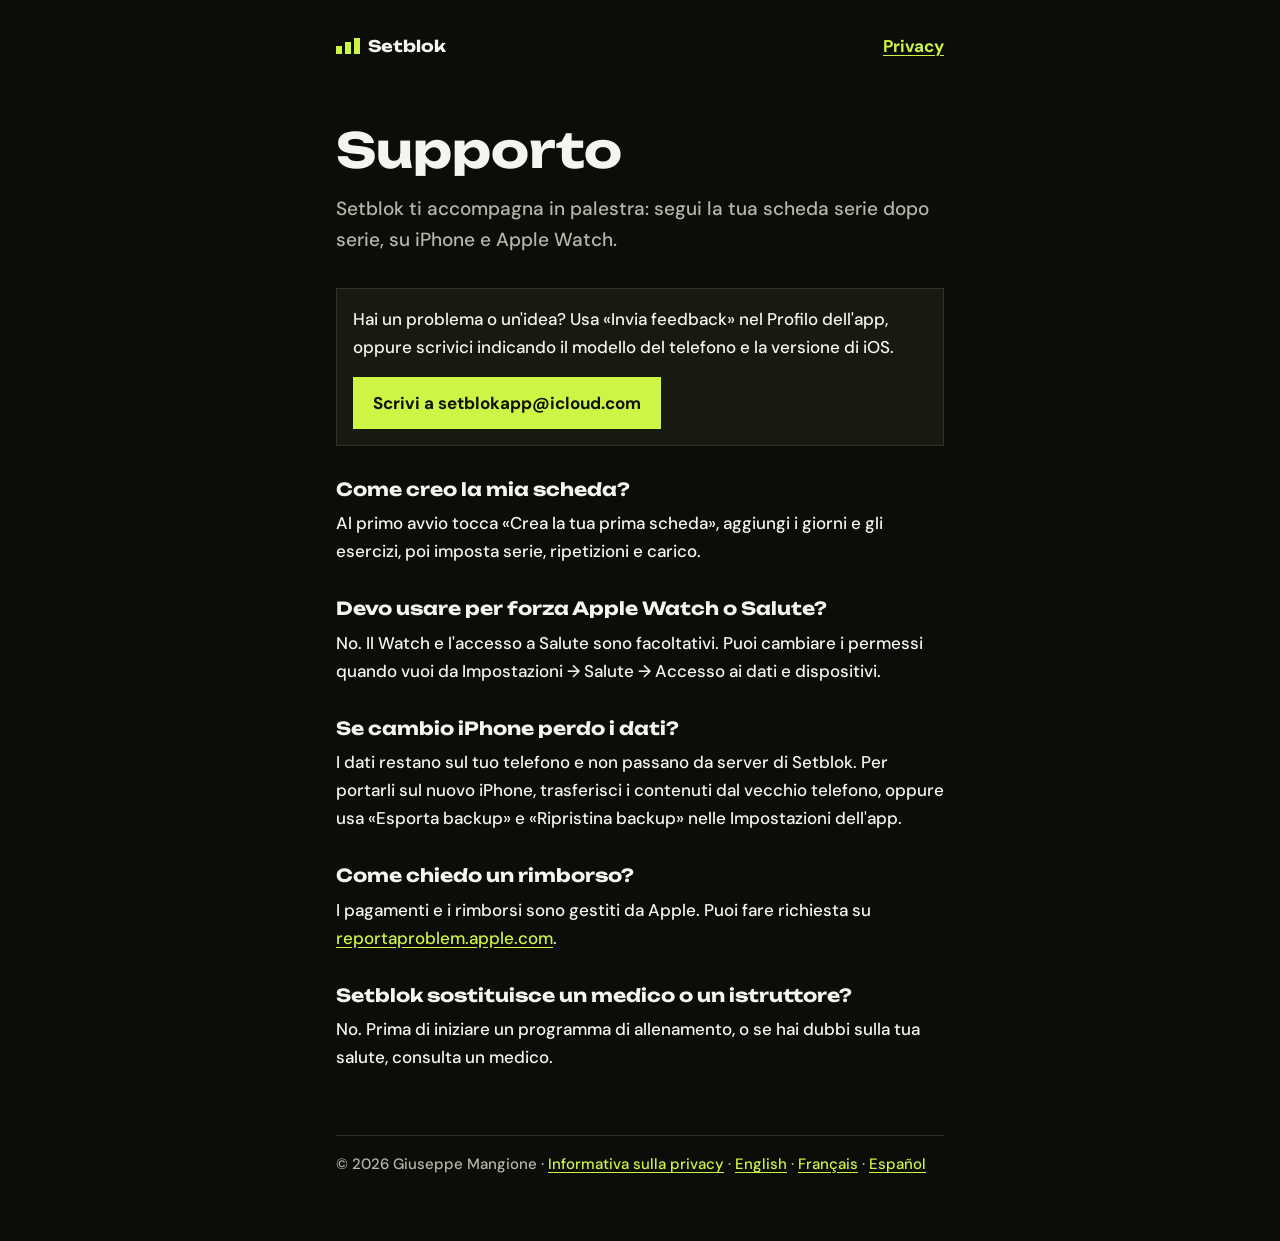
<file: index.html>
<!doctype html>
<html lang="it">
<head>
  <meta charset="utf-8">
  <meta name="viewport" content="width=device-width, initial-scale=1">
  <title>Supporto Setblok</title>
  <meta name="description" content="Assistenza per Setblok, l'app per seguire la tua scheda in palestra con iPhone e Apple Watch.">
  <link rel="stylesheet" href="style.css">
</head>
<body>
  <div class="page">
    <nav>
      <a class="brand" href="index.html">Setblok</a>
      <a href="privacy.html">Privacy</a>
    </nav>
    <main>
      <h1>Supporto</h1>
      <p class="lead">Setblok ti accompagna in palestra: segui la tua scheda serie dopo serie, su iPhone e Apple Watch.</p>

      <div class="contact">
        <p>Hai un problema o un'idea? Usa «Invia feedback» nel Profilo dell'app, oppure scrivici indicando il modello del telefono e la versione di iOS.</p>
        <p><a class="button" href="mailto:setblokapp@icloud.com">Scrivi a setblokapp@icloud.com</a></p>
      </div>

      <h2>Come creo la mia scheda?</h2>
      <p>Al primo avvio tocca «Crea la tua prima scheda», aggiungi i giorni e gli esercizi, poi imposta serie, ripetizioni e carico.</p>

      <h2>Devo usare per forza Apple Watch o Salute?</h2>
      <p>No. Il Watch e l'accesso a Salute sono facoltativi. Puoi cambiare i permessi quando vuoi da Impostazioni → Salute → Accesso ai dati e dispositivi.</p>

      <h2>Se cambio iPhone perdo i dati?</h2>
      <p>I dati restano sul tuo telefono e non passano da server di Setblok. Per portarli sul nuovo iPhone, trasferisci i contenuti dal vecchio telefono, oppure usa «Esporta backup» e «Ripristina backup» nelle Impostazioni dell'app.</p>

      <h2>Come chiedo un rimborso?</h2>
      <p>I pagamenti e i rimborsi sono gestiti da Apple. Puoi fare richiesta su <a href="https://reportaproblem.apple.com">reportaproblem.apple.com</a>.</p>

      <h2>Setblok sostituisce un medico o un istruttore?</h2>
      <p>No. Prima di iniziare un programma di allenamento, o se hai dubbi sulla tua salute, consulta un medico.</p>
    </main>
    <footer>© 2026 Giuseppe Mangione · <a href="privacy.html">Informativa sulla privacy</a> · <a href="support-en.html" lang="en">English</a> · <a href="support-fr.html" lang="fr">Français</a> · <a href="support-es.html" lang="es">Español</a></footer>
  </div>
</body>
</html>
</file>
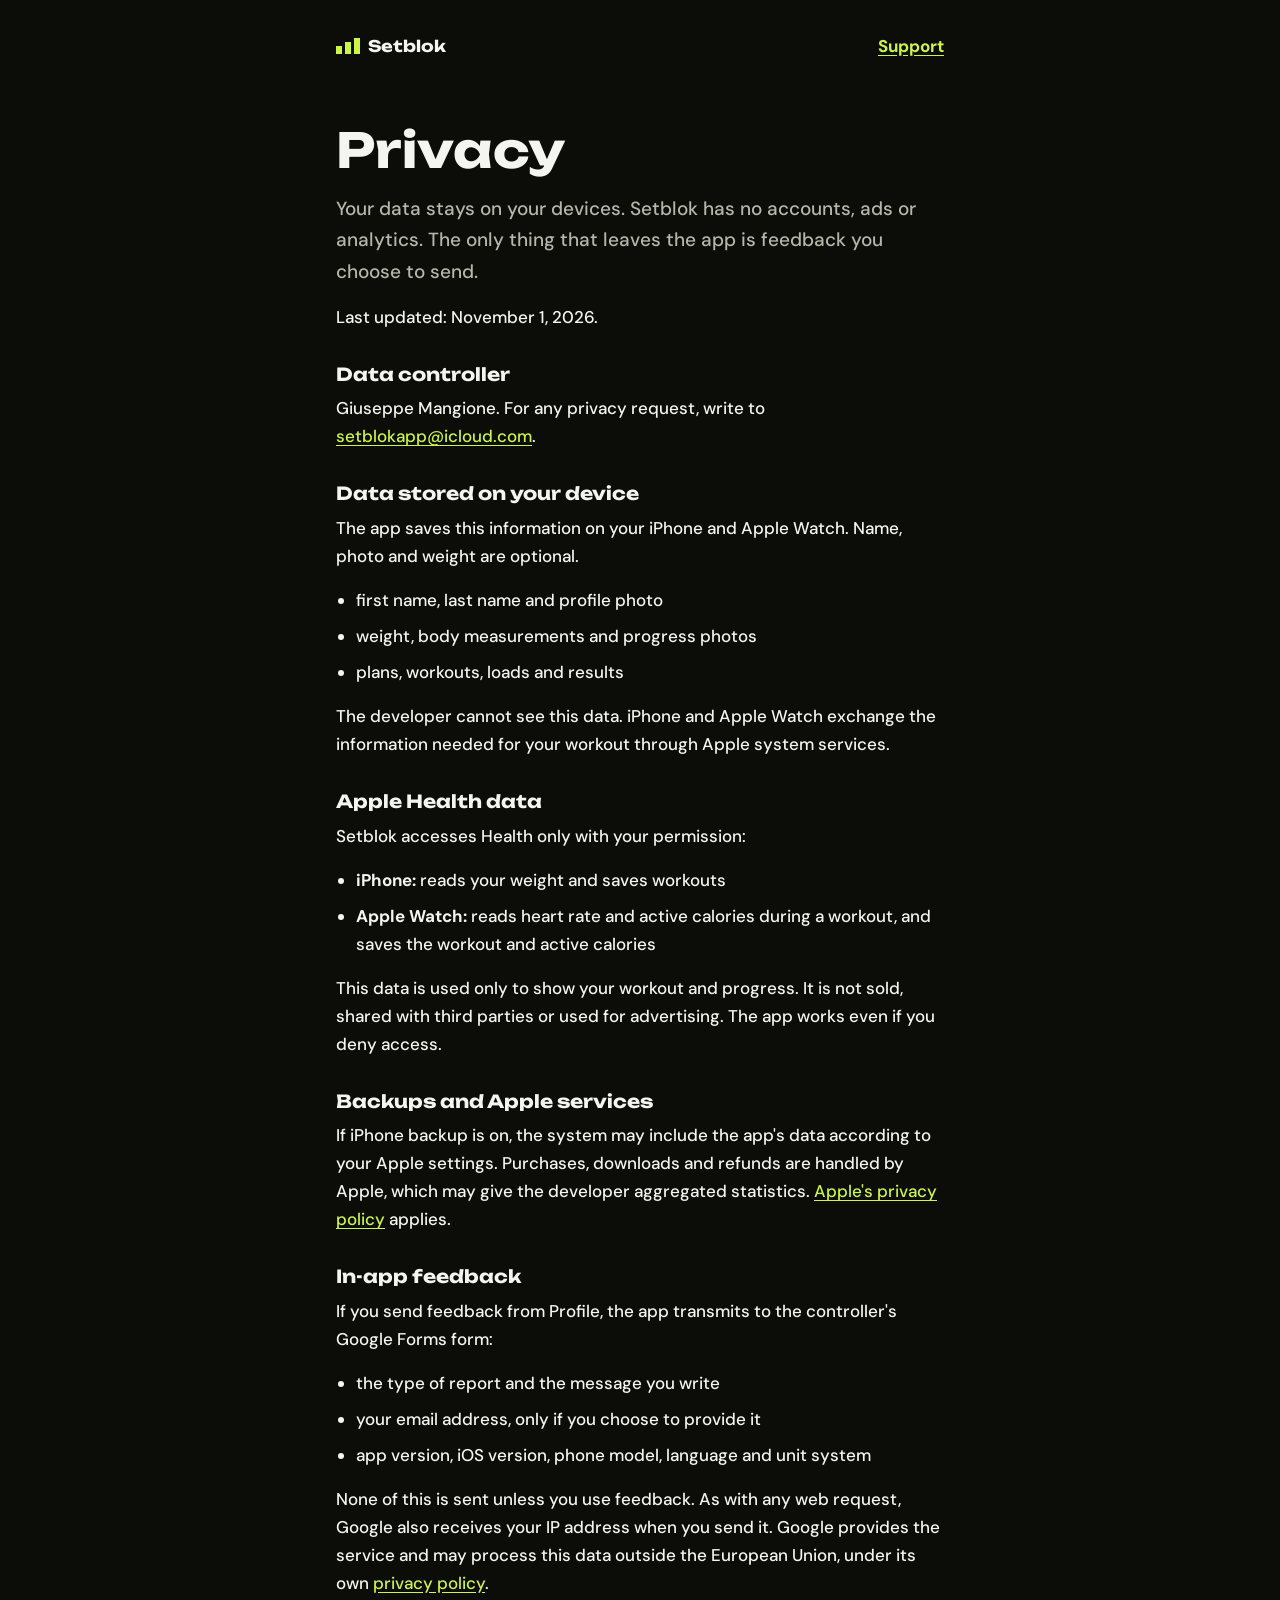
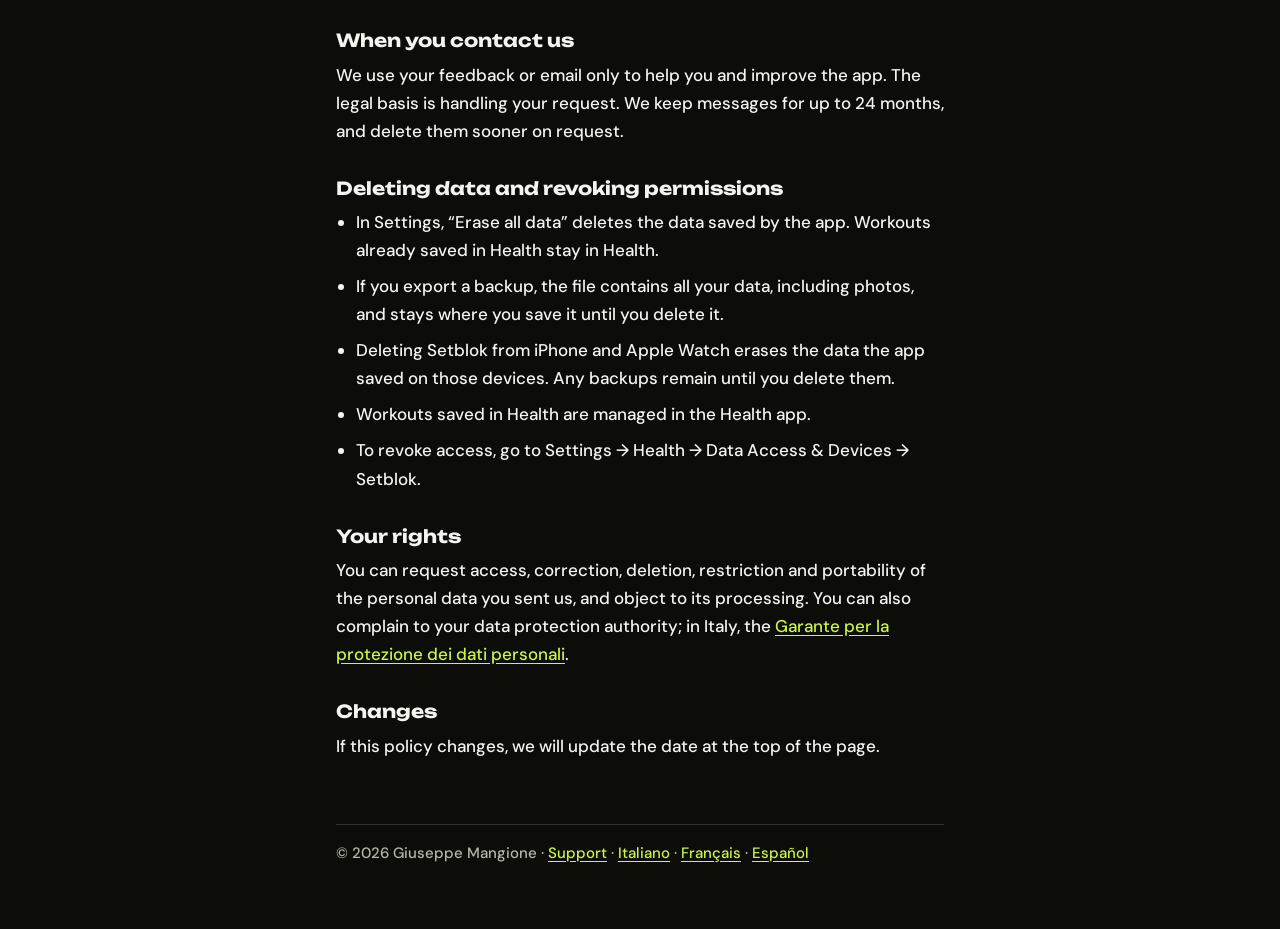
<file: privacy-en.html>
<!doctype html>
<html lang="en">
<head>
  <meta charset="utf-8">
  <meta name="viewport" content="width=device-width, initial-scale=1">
  <title>Setblok Privacy</title>
  <meta name="description" content="What data Setblok uses and how it stays under your control.">
  <link rel="stylesheet" href="style.css">
</head>
<body>
  <div class="page">
    <nav>
      <a class="brand" href="support-en.html">Setblok</a>
      <a href="support-en.html">Support</a>
    </nav>
    <main>
      <h1>Privacy</h1>
      <p class="lead">Your data stays on your devices. Setblok has no accounts, ads or analytics. The only thing that leaves the app is feedback you choose to send.</p>
      <p>Last updated: November 1, 2026.</p>

      <h2>Data controller</h2>
      <p>Giuseppe Mangione. For any privacy request, write to <a href="mailto:setblokapp@icloud.com">setblokapp@icloud.com</a>.</p>

      <h2>Data stored on your device</h2>
      <p>The app saves this information on your iPhone and Apple Watch. Name, photo and weight are optional.</p>
      <ul>
        <li>first name, last name and profile photo</li>
        <li>weight, body measurements and progress photos</li>
        <li>plans, workouts, loads and results</li>
      </ul>
      <p>The developer cannot see this data. iPhone and Apple Watch exchange the information needed for your workout through Apple system services.</p>

      <h2>Apple Health data</h2>
      <p>Setblok accesses Health only with your permission:</p>
      <ul>
        <li><strong>iPhone:</strong> reads your weight and saves workouts</li>
        <li><strong>Apple Watch:</strong> reads heart rate and active calories during a workout, and saves the workout and active calories</li>
      </ul>
      <p>This data is used only to show your workout and progress. It is not sold, shared with third parties or used for advertising. The app works even if you deny access.</p>

      <h2>Backups and Apple services</h2>
      <p>If iPhone backup is on, the system may include the app's data according to your Apple settings. Purchases, downloads and refunds are handled by Apple, which may give the developer aggregated statistics. <a href="https://www.apple.com/legal/privacy/">Apple's privacy policy</a> applies.</p>

      <h2>In-app feedback</h2>
      <p>If you send feedback from Profile, the app transmits to the controller's Google Forms form:</p>
      <ul>
        <li>the type of report and the message you write</li>
        <li>your email address, only if you choose to provide it</li>
        <li>app version, iOS version, phone model, language and unit system</li>
      </ul>
      <p>None of this is sent unless you use feedback. As with any web request, Google also receives your IP address when you send it. Google provides the service and may process this data outside the European Union, under its own <a href="https://policies.google.com/privacy">privacy policy</a>.</p>

      <h2>When you contact us</h2>
      <p>We use your feedback or email only to help you and improve the app. The legal basis is handling your request. We keep messages for up to 24 months, and delete them sooner on request.</p>

      <h2>Deleting data and revoking permissions</h2>
      <ul>
        <li>In Settings, “Erase all data” deletes the data saved by the app. Workouts already saved in Health stay in Health.</li>
        <li>If you export a backup, the file contains all your data, including photos, and stays where you save it until you delete it.</li>
        <li>Deleting Setblok from iPhone and Apple Watch erases the data the app saved on those devices. Any backups remain until you delete them.</li>
        <li>Workouts saved in Health are managed in the Health app.</li>
        <li>To revoke access, go to Settings → Health → Data Access &amp; Devices → Setblok.</li>
      </ul>

      <h2>Your rights</h2>
      <p>You can request access, correction, deletion, restriction and portability of the personal data you sent us, and object to its processing. You can also complain to your data protection authority; in Italy, the <a href="https://www.garanteprivacy.it">Garante per la protezione dei dati personali</a>.</p>

      <h2>Changes</h2>
      <p>If this policy changes, we will update the date at the top of the page.</p>
    </main>
    <footer>© 2026 Giuseppe Mangione · <a href="support-en.html">Support</a> · <a href="privacy.html" lang="it">Italiano</a> · <a href="privacy-fr.html" lang="fr">Français</a> · <a href="privacy-es.html" lang="es">Español</a></footer>
  </div>
</body>
</html>
</file>
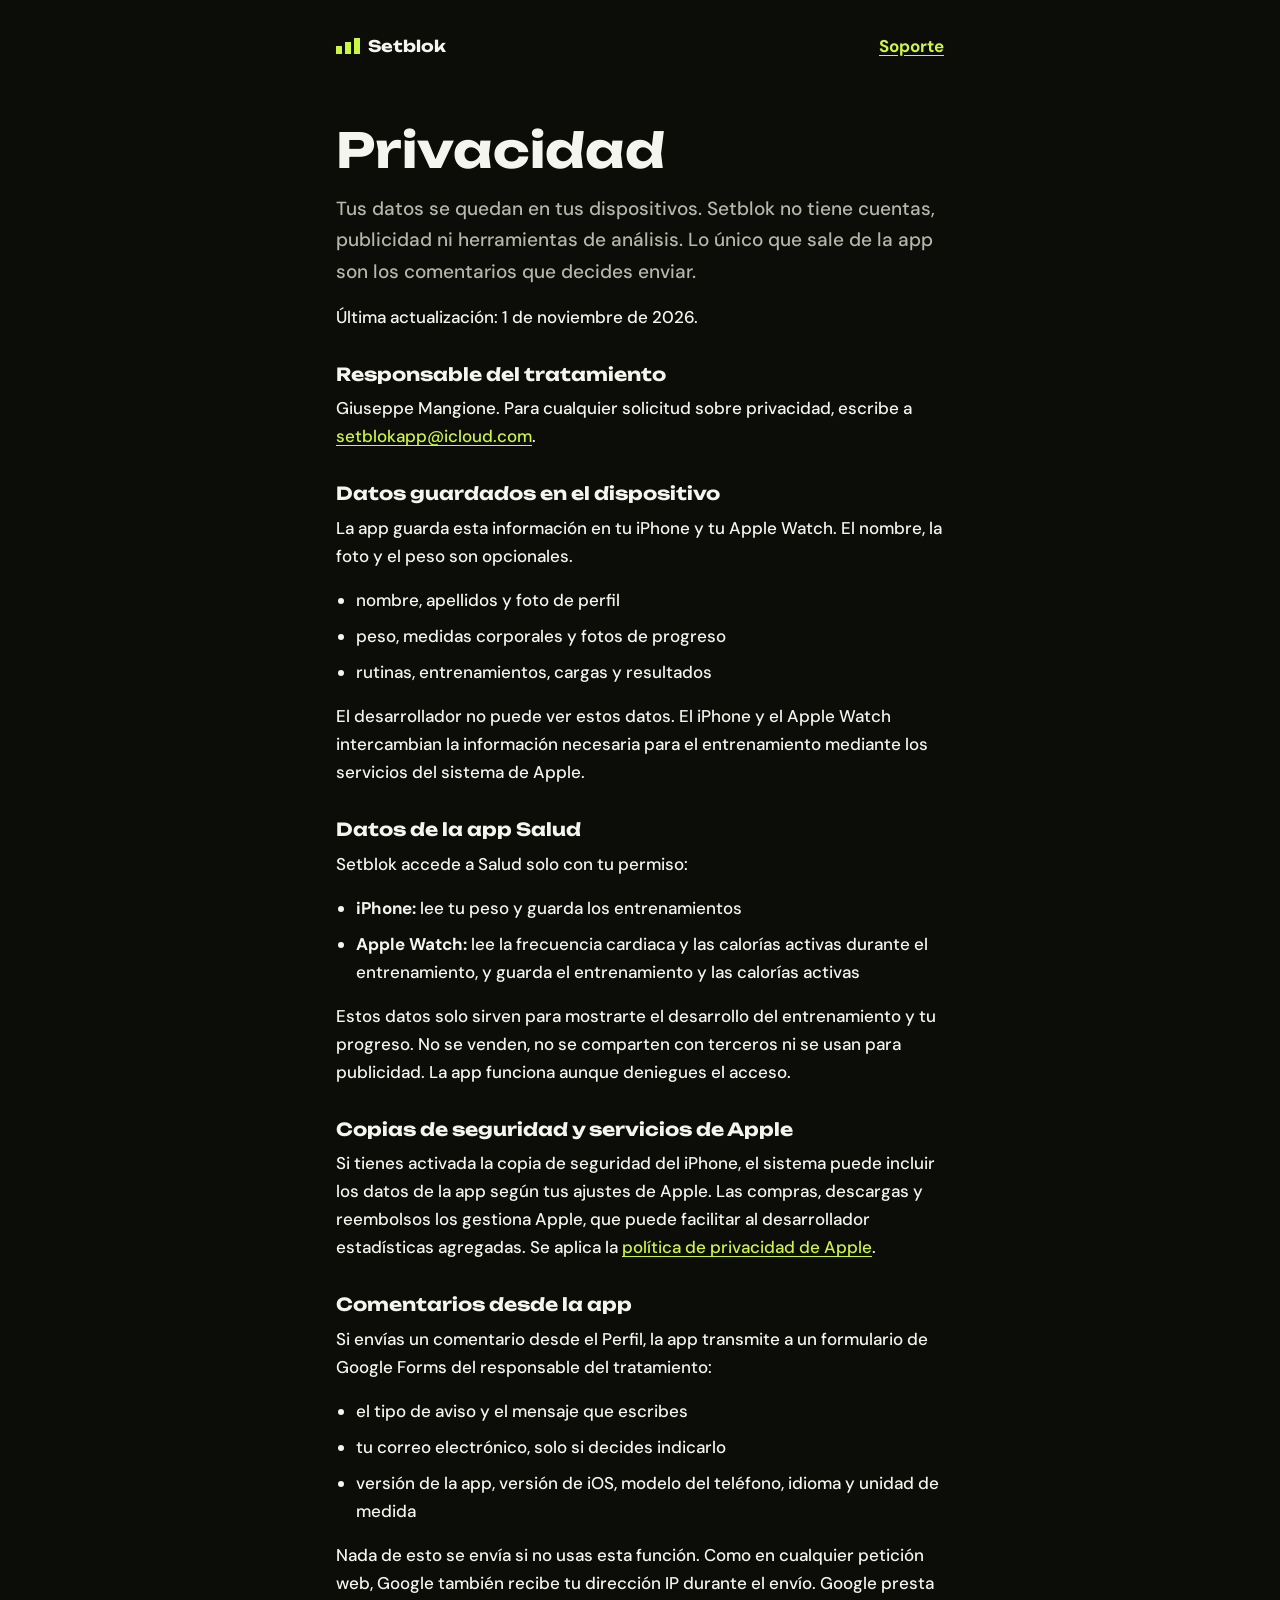
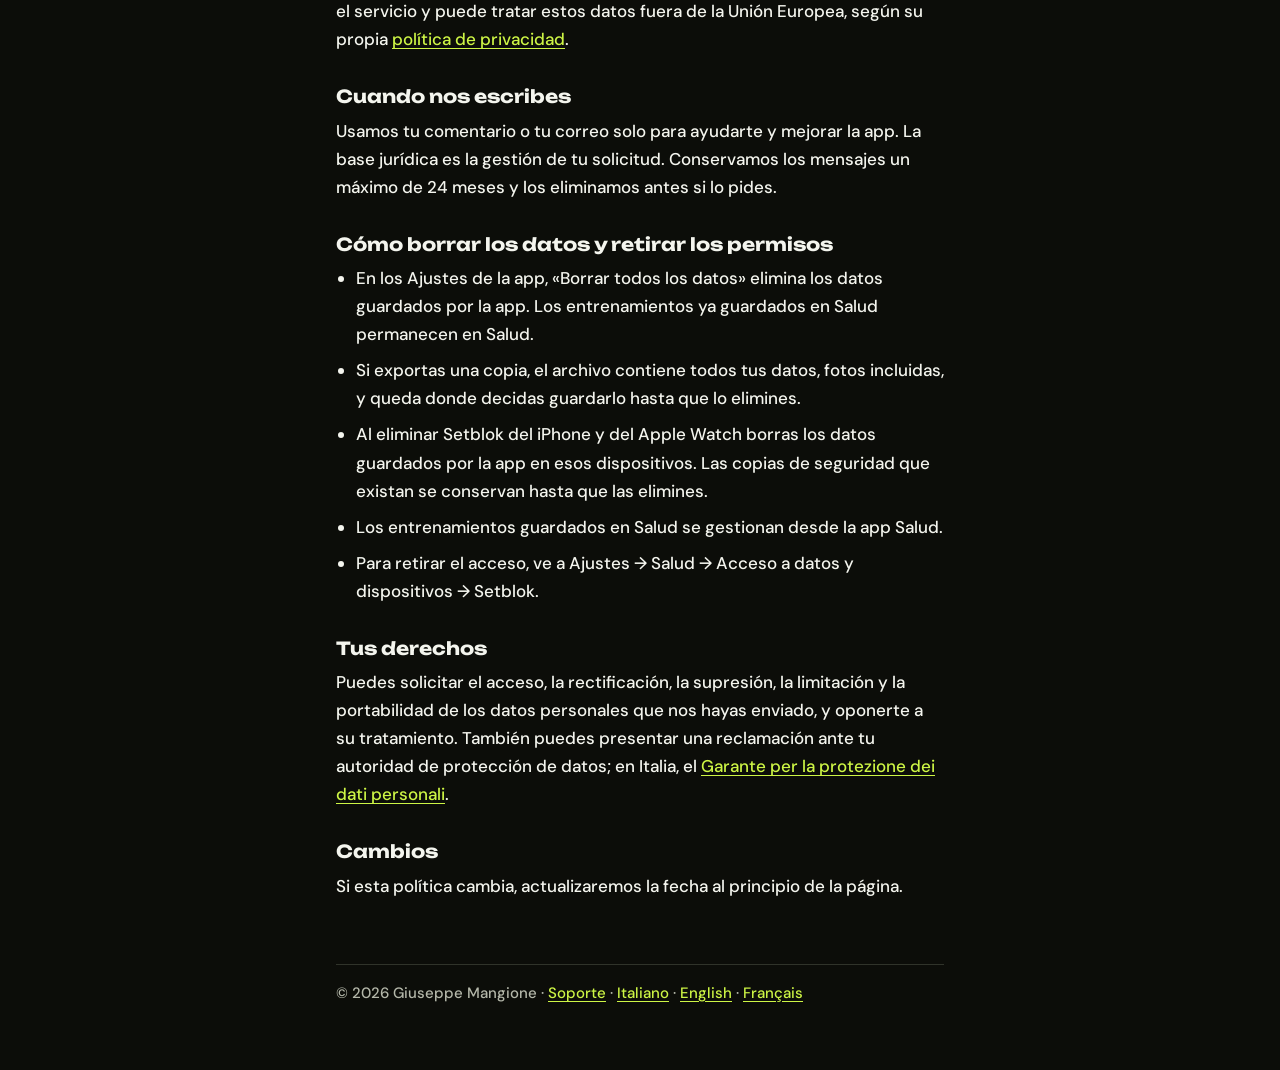
<file: privacy-es.html>
<!doctype html>
<html lang="es">
<head>
  <meta charset="utf-8">
  <meta name="viewport" content="width=device-width, initial-scale=1">
  <title>Privacidad Setblok</title>
  <meta name="description" content="Qué datos usa Setblok y cómo siguen bajo tu control.">
  <link rel="stylesheet" href="style.css">
</head>
<body>
  <div class="page">
    <nav>
      <a class="brand" href="support-es.html">Setblok</a>
      <a href="support-es.html">Soporte</a>
    </nav>
    <main>
      <h1>Privacidad</h1>
      <p class="lead">Tus datos se quedan en tus dispositivos. Setblok no tiene cuentas, publicidad ni herramientas de análisis. Lo único que sale de la app son los comentarios que decides enviar.</p>
      <p>Última actualización: 1 de noviembre de 2026.</p>

      <h2>Responsable del tratamiento</h2>
      <p>Giuseppe Mangione. Para cualquier solicitud sobre privacidad, escribe a <a href="mailto:setblokapp@icloud.com">setblokapp@icloud.com</a>.</p>

      <h2>Datos guardados en el dispositivo</h2>
      <p>La app guarda esta información en tu iPhone y tu Apple Watch. El nombre, la foto y el peso son opcionales.</p>
      <ul>
        <li>nombre, apellidos y foto de perfil</li>
        <li>peso, medidas corporales y fotos de progreso</li>
        <li>rutinas, entrenamientos, cargas y resultados</li>
      </ul>
      <p>El desarrollador no puede ver estos datos. El iPhone y el Apple Watch intercambian la información necesaria para el entrenamiento mediante los servicios del sistema de Apple.</p>

      <h2>Datos de la app Salud</h2>
      <p>Setblok accede a Salud solo con tu permiso:</p>
      <ul>
        <li><strong>iPhone:</strong> lee tu peso y guarda los entrenamientos</li>
        <li><strong>Apple Watch:</strong> lee la frecuencia cardiaca y las calorías activas durante el entrenamiento, y guarda el entrenamiento y las calorías activas</li>
      </ul>
      <p>Estos datos solo sirven para mostrarte el desarrollo del entrenamiento y tu progreso. No se venden, no se comparten con terceros ni se usan para publicidad. La app funciona aunque deniegues el acceso.</p>

      <h2>Copias de seguridad y servicios de Apple</h2>
      <p>Si tienes activada la copia de seguridad del iPhone, el sistema puede incluir los datos de la app según tus ajustes de Apple. Las compras, descargas y reembolsos los gestiona Apple, que puede facilitar al desarrollador estadísticas agregadas. Se aplica la <a href="https://www.apple.com/es/legal/privacy/">política de privacidad de Apple</a>.</p>

      <h2>Comentarios desde la app</h2>
      <p>Si envías un comentario desde el Perfil, la app transmite a un formulario de Google Forms del responsable del tratamiento:</p>
      <ul>
        <li>el tipo de aviso y el mensaje que escribes</li>
        <li>tu correo electrónico, solo si decides indicarlo</li>
        <li>versión de la app, versión de iOS, modelo del teléfono, idioma y unidad de medida</li>
      </ul>
      <p>Nada de esto se envía si no usas esta función. Como en cualquier petición web, Google también recibe tu dirección IP durante el envío. Google presta el servicio y puede tratar estos datos fuera de la Unión Europea, según su propia <a href="https://policies.google.com/privacy?hl=es">política de privacidad</a>.</p>

      <h2>Cuando nos escribes</h2>
      <p>Usamos tu comentario o tu correo solo para ayudarte y mejorar la app. La base jurídica es la gestión de tu solicitud. Conservamos los mensajes un máximo de 24 meses y los eliminamos antes si lo pides.</p>

      <h2>Cómo borrar los datos y retirar los permisos</h2>
      <ul>
        <li>En los Ajustes de la app, «Borrar todos los datos» elimina los datos guardados por la app. Los entrenamientos ya guardados en Salud permanecen en Salud.</li>
        <li>Si exportas una copia, el archivo contiene todos tus datos, fotos incluidas, y queda donde decidas guardarlo hasta que lo elimines.</li>
        <li>Al eliminar Setblok del iPhone y del Apple Watch borras los datos guardados por la app en esos dispositivos. Las copias de seguridad que existan se conservan hasta que las elimines.</li>
        <li>Los entrenamientos guardados en Salud se gestionan desde la app Salud.</li>
        <li>Para retirar el acceso, ve a Ajustes → Salud → Acceso a datos y dispositivos → Setblok.</li>
      </ul>

      <h2>Tus derechos</h2>
      <p>Puedes solicitar el acceso, la rectificación, la supresión, la limitación y la portabilidad de los datos personales que nos hayas enviado, y oponerte a su tratamiento. También puedes presentar una reclamación ante tu autoridad de protección de datos; en Italia, el <a href="https://www.garanteprivacy.it">Garante per la protezione dei dati personali</a>.</p>

      <h2>Cambios</h2>
      <p>Si esta política cambia, actualizaremos la fecha al principio de la página.</p>
    </main>
    <footer>© 2026 Giuseppe Mangione · <a href="support-es.html">Soporte</a> · <a href="privacy.html" lang="it">Italiano</a> · <a href="privacy-en.html" lang="en">English</a> · <a href="privacy-fr.html" lang="fr">Français</a></footer>
  </div>
</body>
</html>
</file>
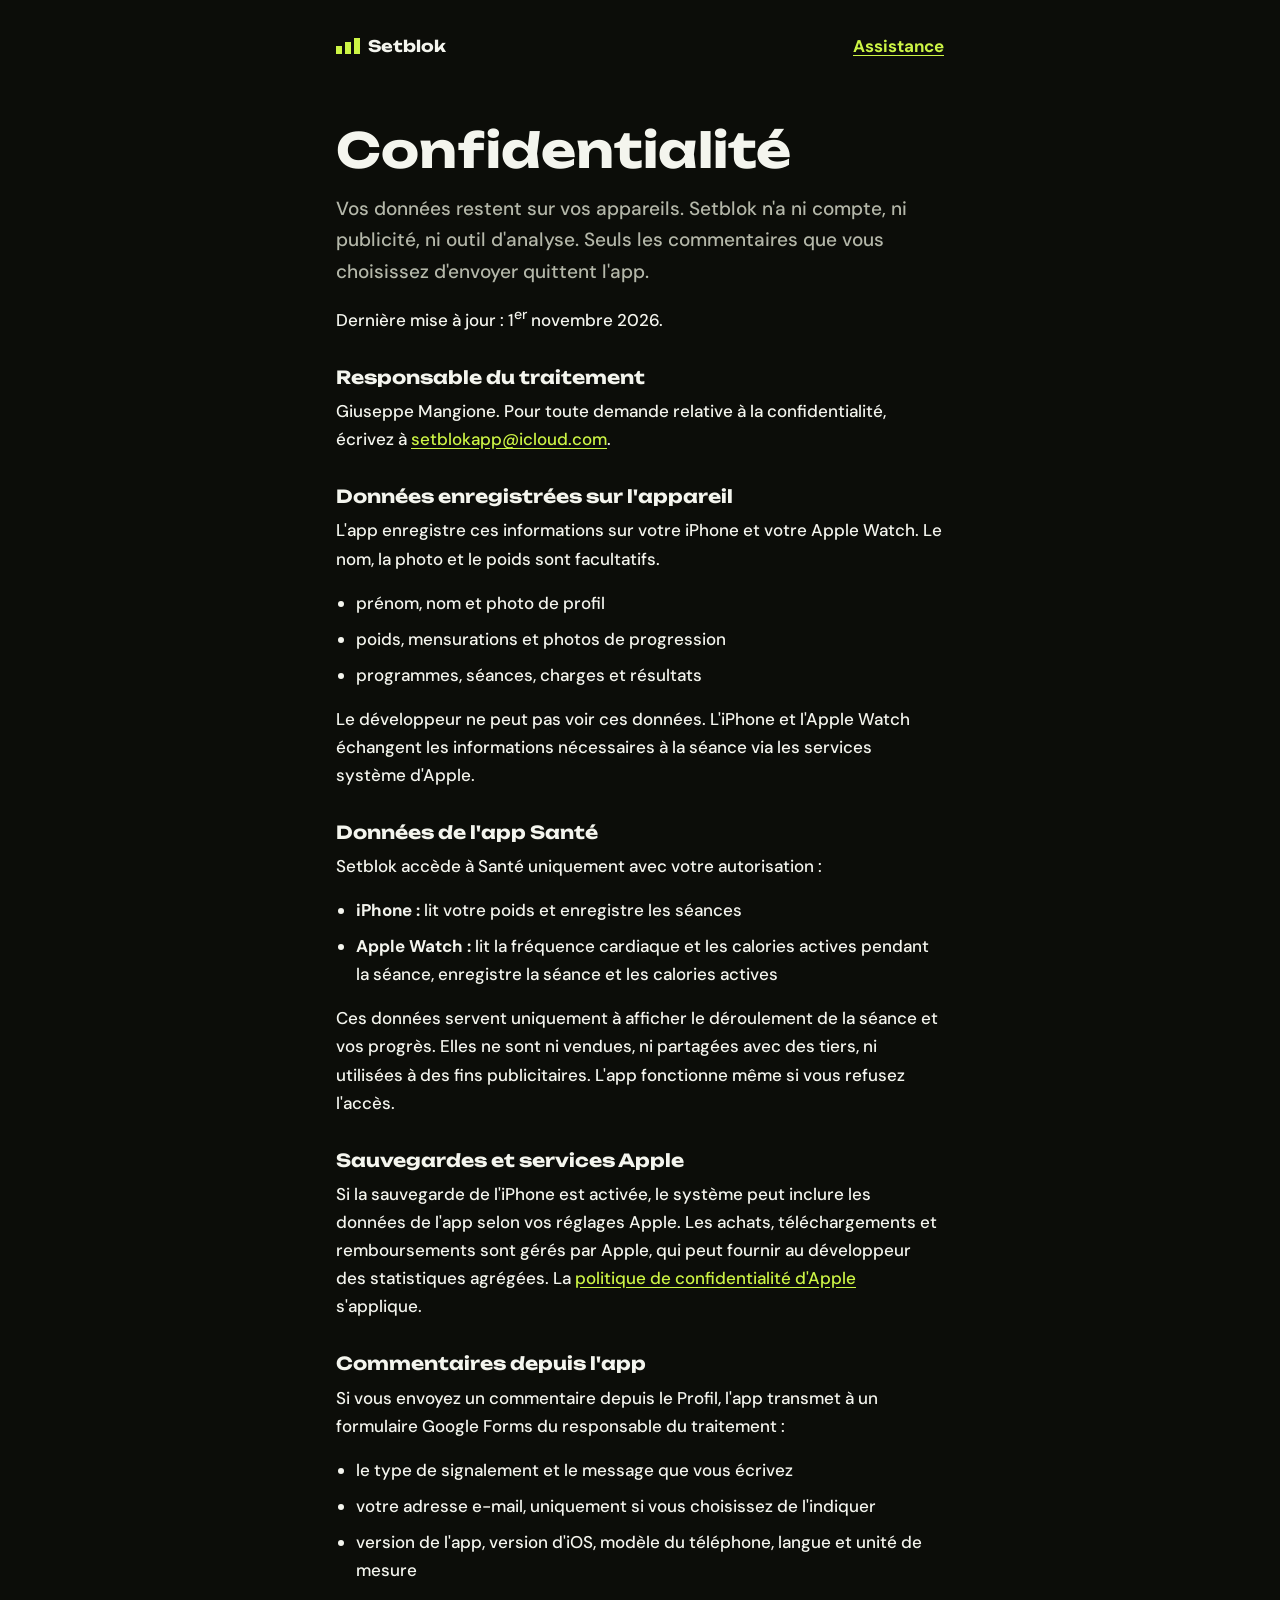
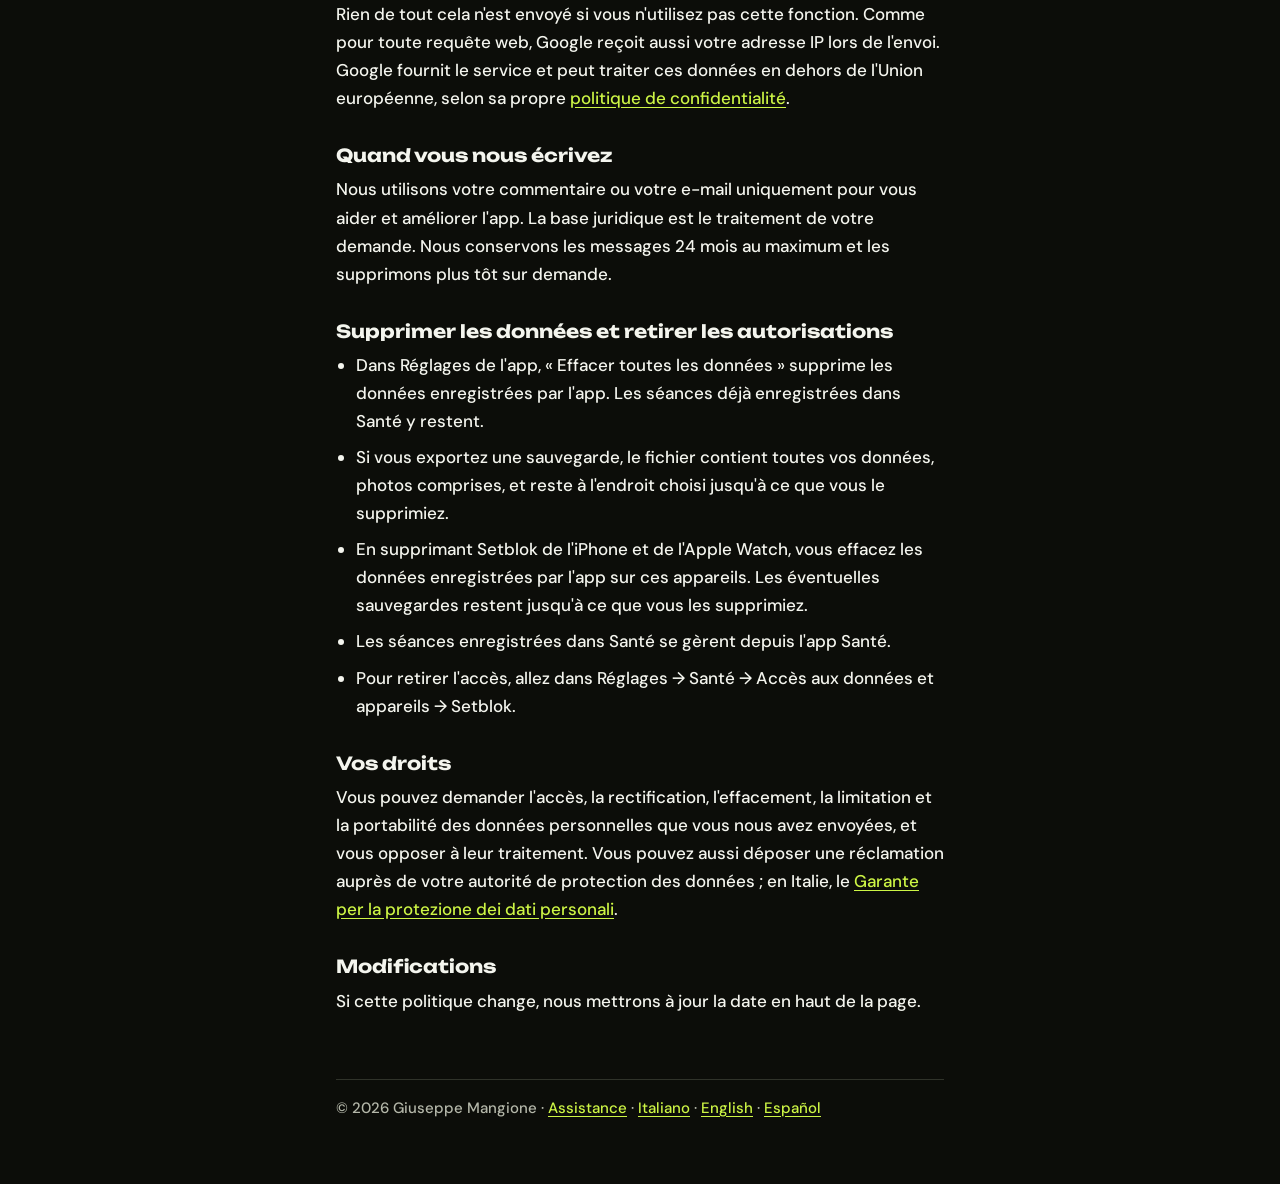
<file: privacy-fr.html>
<!doctype html>
<html lang="fr">
<head>
  <meta charset="utf-8">
  <meta name="viewport" content="width=device-width, initial-scale=1">
  <title>Confidentialité Setblok</title>
  <meta name="description" content="Les données utilisées par Setblok et comment vous en gardez le contrôle.">
  <link rel="stylesheet" href="style.css">
</head>
<body>
  <div class="page">
    <nav>
      <a class="brand" href="support-fr.html">Setblok</a>
      <a href="support-fr.html">Assistance</a>
    </nav>
    <main>
      <h1>Confidentialité</h1>
      <p class="lead">Vos données restent sur vos appareils. Setblok n'a ni compte, ni publicité, ni outil d'analyse. Seuls les commentaires que vous choisissez d'envoyer quittent l'app.</p>
      <p>Dernière mise à jour&nbsp;: 1<sup>er</sup> novembre 2026.</p>

      <h2>Responsable du traitement</h2>
      <p>Giuseppe Mangione. Pour toute demande relative à la confidentialité, écrivez à <a href="mailto:setblokapp@icloud.com">setblokapp@icloud.com</a>.</p>

      <h2>Données enregistrées sur l'appareil</h2>
      <p>L'app enregistre ces informations sur votre iPhone et votre Apple Watch. Le nom, la photo et le poids sont facultatifs.</p>
      <ul>
        <li>prénom, nom et photo de profil</li>
        <li>poids, mensurations et photos de progression</li>
        <li>programmes, séances, charges et résultats</li>
      </ul>
      <p>Le développeur ne peut pas voir ces données. L'iPhone et l'Apple Watch échangent les informations nécessaires à la séance via les services système d'Apple.</p>

      <h2>Données de l'app Santé</h2>
      <p>Setblok accède à Santé uniquement avec votre autorisation&nbsp;:</p>
      <ul>
        <li><strong>iPhone&nbsp;:</strong> lit votre poids et enregistre les séances</li>
        <li><strong>Apple Watch&nbsp;:</strong> lit la fréquence cardiaque et les calories actives pendant la séance, enregistre la séance et les calories actives</li>
      </ul>
      <p>Ces données servent uniquement à afficher le déroulement de la séance et vos progrès. Elles ne sont ni vendues, ni partagées avec des tiers, ni utilisées à des fins publicitaires. L'app fonctionne même si vous refusez l'accès.</p>

      <h2>Sauvegardes et services Apple</h2>
      <p>Si la sauvegarde de l'iPhone est activée, le système peut inclure les données de l'app selon vos réglages Apple. Les achats, téléchargements et remboursements sont gérés par Apple, qui peut fournir au développeur des statistiques agrégées. La <a href="https://www.apple.com/fr/legal/privacy/">politique de confidentialité d'Apple</a> s'applique.</p>

      <h2>Commentaires depuis l'app</h2>
      <p>Si vous envoyez un commentaire depuis le Profil, l'app transmet à un formulaire Google Forms du responsable du traitement&nbsp;:</p>
      <ul>
        <li>le type de signalement et le message que vous écrivez</li>
        <li>votre adresse e-mail, uniquement si vous choisissez de l'indiquer</li>
        <li>version de l'app, version d'iOS, modèle du téléphone, langue et unité de mesure</li>
      </ul>
      <p>Rien de tout cela n'est envoyé si vous n'utilisez pas cette fonction. Comme pour toute requête web, Google reçoit aussi votre adresse IP lors de l'envoi. Google fournit le service et peut traiter ces données en dehors de l'Union européenne, selon sa propre <a href="https://policies.google.com/privacy?hl=fr">politique de confidentialité</a>.</p>

      <h2>Quand vous nous écrivez</h2>
      <p>Nous utilisons votre commentaire ou votre e-mail uniquement pour vous aider et améliorer l'app. La base juridique est le traitement de votre demande. Nous conservons les messages 24 mois au maximum et les supprimons plus tôt sur demande.</p>

      <h2>Supprimer les données et retirer les autorisations</h2>
      <ul>
        <li>Dans Réglages de l'app, «&nbsp;Effacer toutes les données&nbsp;» supprime les données enregistrées par l'app. Les séances déjà enregistrées dans Santé y restent.</li>
        <li>Si vous exportez une sauvegarde, le fichier contient toutes vos données, photos comprises, et reste à l'endroit choisi jusqu'à ce que vous le supprimiez.</li>
        <li>En supprimant Setblok de l'iPhone et de l'Apple Watch, vous effacez les données enregistrées par l'app sur ces appareils. Les éventuelles sauvegardes restent jusqu'à ce que vous les supprimiez.</li>
        <li>Les séances enregistrées dans Santé se gèrent depuis l'app Santé.</li>
        <li>Pour retirer l'accès, allez dans Réglages → Santé → Accès aux données et appareils → Setblok.</li>
      </ul>

      <h2>Vos droits</h2>
      <p>Vous pouvez demander l'accès, la rectification, l'effacement, la limitation et la portabilité des données personnelles que vous nous avez envoyées, et vous opposer à leur traitement. Vous pouvez aussi déposer une réclamation auprès de votre autorité de protection des données&nbsp;; en Italie, le <a href="https://www.garanteprivacy.it">Garante per la protezione dei dati personali</a>.</p>

      <h2>Modifications</h2>
      <p>Si cette politique change, nous mettrons à jour la date en haut de la page.</p>
    </main>
    <footer>© 2026 Giuseppe Mangione · <a href="support-fr.html">Assistance</a> · <a href="privacy.html" lang="it">Italiano</a> · <a href="privacy-en.html" lang="en">English</a> · <a href="privacy-es.html" lang="es">Español</a></footer>
  </div>
</body>
</html>
</file>
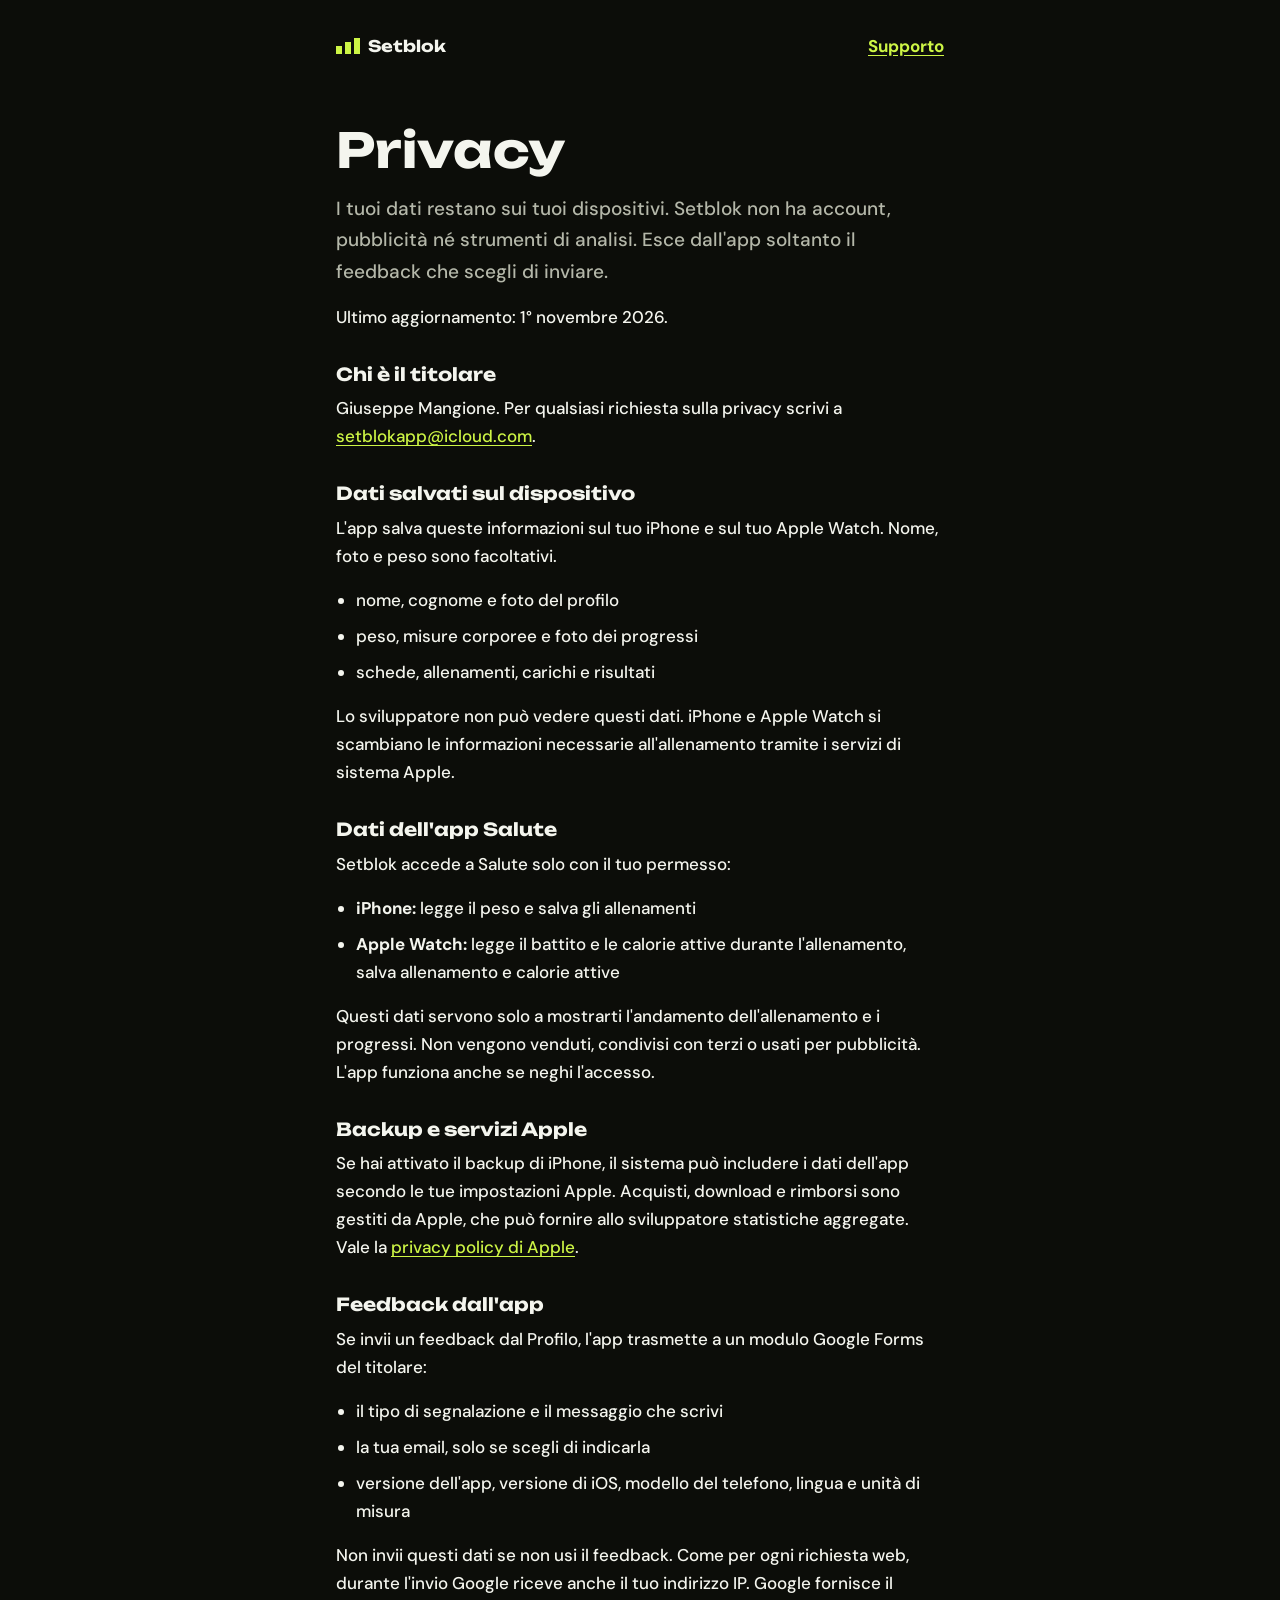
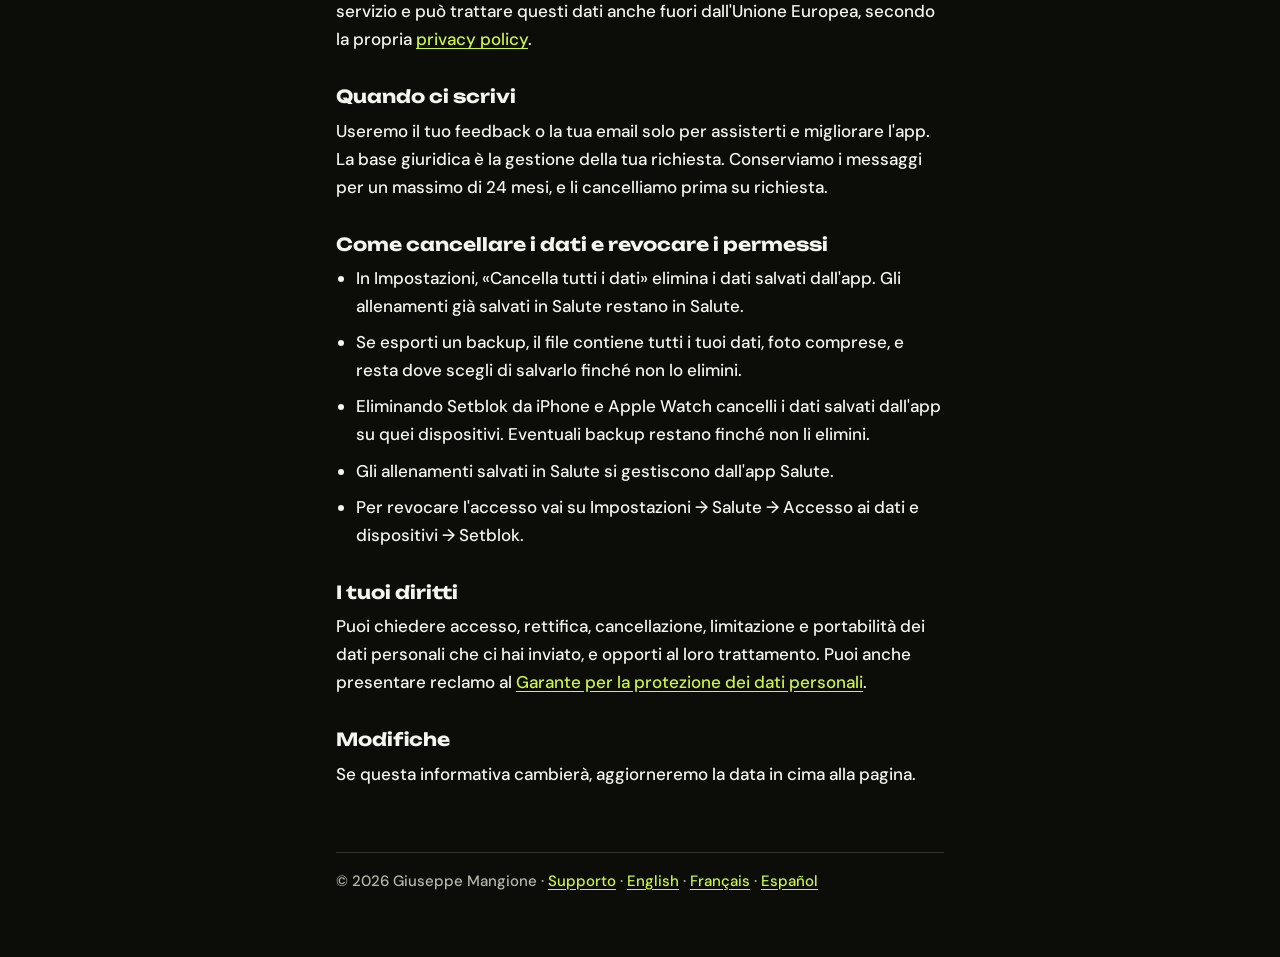
<file: privacy.html>
<!doctype html>
<html lang="it">
<head>
  <meta charset="utf-8">
  <meta name="viewport" content="width=device-width, initial-scale=1">
  <title>Privacy Setblok</title>
  <meta name="description" content="Quali dati usa Setblok e come restano sotto il tuo controllo.">
  <link rel="stylesheet" href="style.css">
</head>
<body>
  <div class="page">
    <nav>
      <a class="brand" href="index.html">Setblok</a>
      <a href="index.html">Supporto</a>
    </nav>
    <main>
      <h1>Privacy</h1>
      <p class="lead">I tuoi dati restano sui tuoi dispositivi. Setblok non ha account, pubblicità né strumenti di analisi. Esce dall'app soltanto il feedback che scegli di inviare.</p>
      <p>Ultimo aggiornamento: 1° novembre 2026.</p>

      <h2>Chi è il titolare</h2>
      <p>Giuseppe Mangione. Per qualsiasi richiesta sulla privacy scrivi a <a href="mailto:setblokapp@icloud.com">setblokapp@icloud.com</a>.</p>

      <h2>Dati salvati sul dispositivo</h2>
      <p>L'app salva queste informazioni sul tuo iPhone e sul tuo Apple Watch. Nome, foto e peso sono facoltativi.</p>
      <ul>
        <li>nome, cognome e foto del profilo</li>
        <li>peso, misure corporee e foto dei progressi</li>
        <li>schede, allenamenti, carichi e risultati</li>
      </ul>
      <p>Lo sviluppatore non può vedere questi dati. iPhone e Apple Watch si scambiano le informazioni necessarie all'allenamento tramite i servizi di sistema Apple.</p>

      <h2>Dati dell'app Salute</h2>
      <p>Setblok accede a Salute solo con il tuo permesso:</p>
      <ul>
        <li><strong>iPhone:</strong> legge il peso e salva gli allenamenti</li>
        <li><strong>Apple Watch:</strong> legge il battito e le calorie attive durante l'allenamento, salva allenamento e calorie attive</li>
      </ul>
      <p>Questi dati servono solo a mostrarti l'andamento dell'allenamento e i progressi. Non vengono venduti, condivisi con terzi o usati per pubblicità. L'app funziona anche se neghi l'accesso.</p>

      <h2>Backup e servizi Apple</h2>
      <p>Se hai attivato il backup di iPhone, il sistema può includere i dati dell'app secondo le tue impostazioni Apple. Acquisti, download e rimborsi sono gestiti da Apple, che può fornire allo sviluppatore statistiche aggregate. Vale la <a href="https://www.apple.com/it/legal/privacy/">privacy policy di Apple</a>.</p>

      <h2>Feedback dall'app</h2>
      <p>Se invii un feedback dal Profilo, l'app trasmette a un modulo Google Forms del titolare:</p>
      <ul>
        <li>il tipo di segnalazione e il messaggio che scrivi</li>
        <li>la tua email, solo se scegli di indicarla</li>
        <li>versione dell'app, versione di iOS, modello del telefono, lingua e unità di misura</li>
      </ul>
      <p>Non invii questi dati se non usi il feedback. Come per ogni richiesta web, durante l'invio Google riceve anche il tuo indirizzo IP. Google fornisce il servizio e può trattare questi dati anche fuori dall'Unione Europea, secondo la propria <a href="https://policies.google.com/privacy?hl=it">privacy policy</a>.</p>

      <h2>Quando ci scrivi</h2>
      <p>Useremo il tuo feedback o la tua email solo per assisterti e migliorare l'app. La base giuridica è la gestione della tua richiesta. Conserviamo i messaggi per un massimo di 24 mesi, e li cancelliamo prima su richiesta.</p>

      <h2>Come cancellare i dati e revocare i permessi</h2>
      <ul>
        <li>In Impostazioni, «Cancella tutti i dati» elimina i dati salvati dall'app. Gli allenamenti già salvati in Salute restano in Salute.</li>
        <li>Se esporti un backup, il file contiene tutti i tuoi dati, foto comprese, e resta dove scegli di salvarlo finché non lo elimini.</li>
        <li>Eliminando Setblok da iPhone e Apple Watch cancelli i dati salvati dall'app su quei dispositivi. Eventuali backup restano finché non li elimini.</li>
        <li>Gli allenamenti salvati in Salute si gestiscono dall'app Salute.</li>
        <li>Per revocare l'accesso vai su Impostazioni → Salute → Accesso ai dati e dispositivi → Setblok.</li>
      </ul>

      <h2>I tuoi diritti</h2>
      <p>Puoi chiedere accesso, rettifica, cancellazione, limitazione e portabilità dei dati personali che ci hai inviato, e opporti al loro trattamento. Puoi anche presentare reclamo al <a href="https://www.garanteprivacy.it">Garante per la protezione dei dati personali</a>.</p>

      <h2>Modifiche</h2>
      <p>Se questa informativa cambierà, aggiorneremo la data in cima alla pagina.</p>
    </main>
    <footer>© 2026 Giuseppe Mangione · <a href="index.html">Supporto</a> · <a href="privacy-en.html" lang="en">English</a> · <a href="privacy-fr.html" lang="fr">Français</a> · <a href="privacy-es.html" lang="es">Español</a></footer>
  </div>
</body>
</html>
</file>
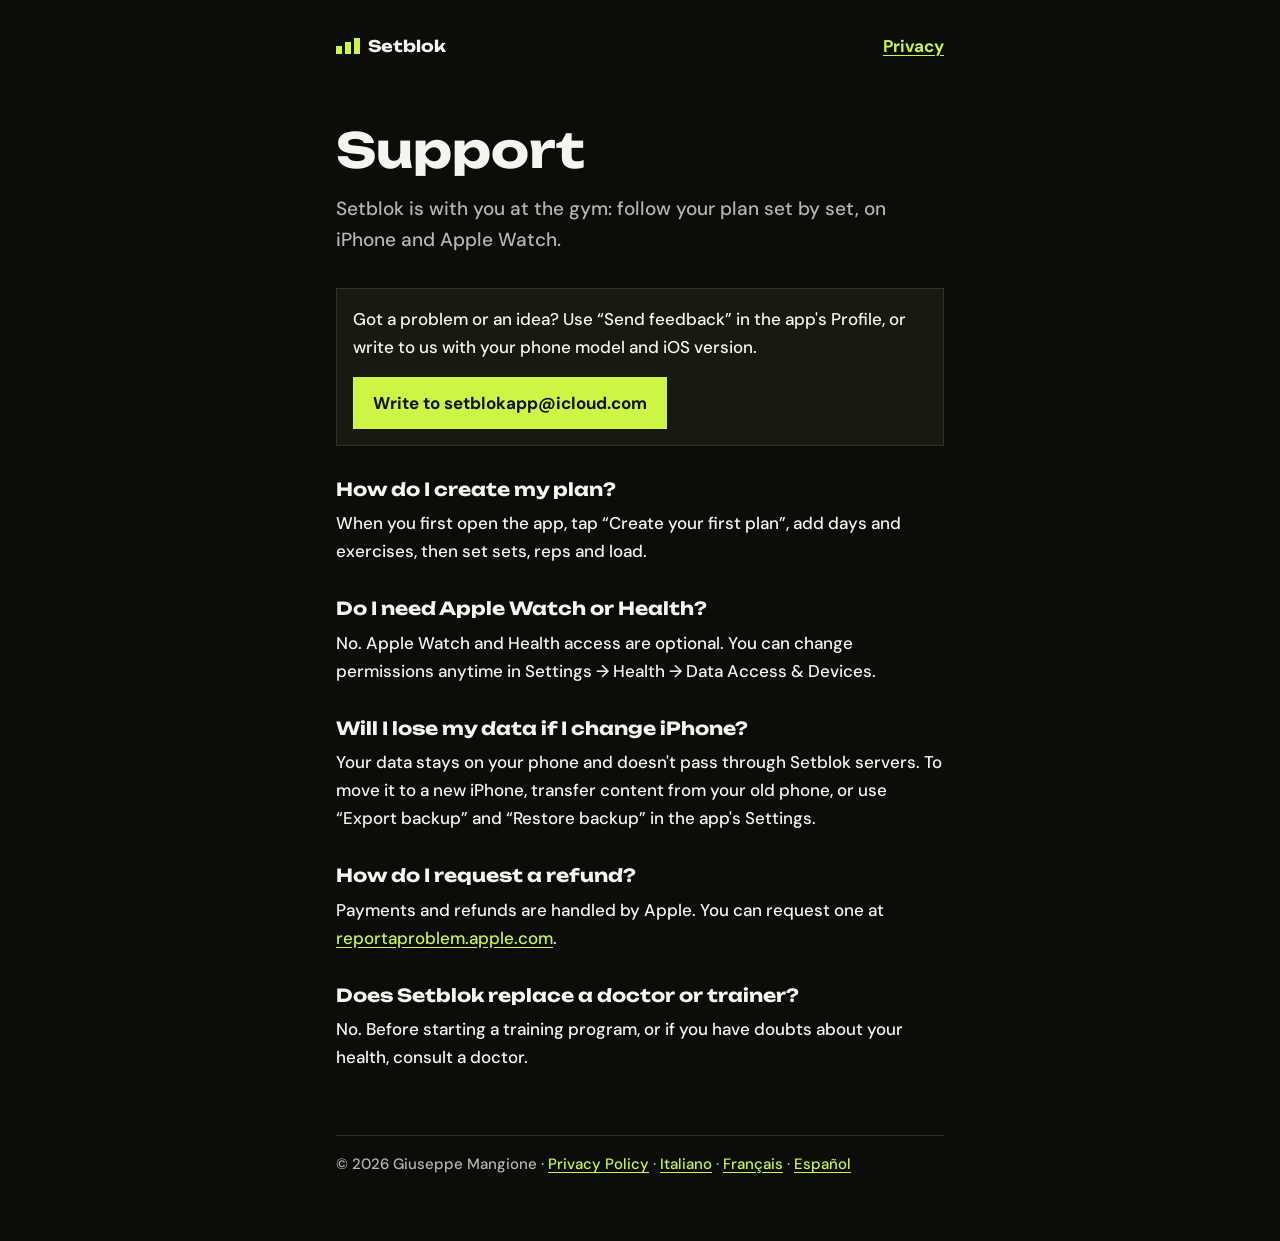
<file: support-en.html>
<!doctype html>
<html lang="en">
<head>
  <meta charset="utf-8">
  <meta name="viewport" content="width=device-width, initial-scale=1">
  <title>Setblok Support</title>
  <meta name="description" content="Help for Setblok, the app for following your training plan at the gym with iPhone and Apple Watch.">
  <link rel="stylesheet" href="style.css">
</head>
<body>
  <div class="page">
    <nav>
      <a class="brand" href="support-en.html">Setblok</a>
      <a href="privacy-en.html">Privacy</a>
    </nav>
    <main>
      <h1>Support</h1>
      <p class="lead">Setblok is with you at the gym: follow your plan set by set, on iPhone and Apple Watch.</p>

      <div class="contact">
        <p>Got a problem or an idea? Use “Send feedback” in the app's Profile, or write to us with your phone model and iOS version.</p>
        <p><a class="button" href="mailto:setblokapp@icloud.com">Write to setblokapp@icloud.com</a></p>
      </div>

      <h2>How do I create my plan?</h2>
      <p>When you first open the app, tap “Create your first plan”, add days and exercises, then set sets, reps and load.</p>

      <h2>Do I need Apple Watch or Health?</h2>
      <p>No. Apple Watch and Health access are optional. You can change permissions anytime in Settings → Health → Data Access &amp; Devices.</p>

      <h2>Will I lose my data if I change iPhone?</h2>
      <p>Your data stays on your phone and doesn't pass through Setblok servers. To move it to a new iPhone, transfer content from your old phone, or use “Export backup” and “Restore backup” in the app's Settings.</p>

      <h2>How do I request a refund?</h2>
      <p>Payments and refunds are handled by Apple. You can request one at <a href="https://reportaproblem.apple.com">reportaproblem.apple.com</a>.</p>

      <h2>Does Setblok replace a doctor or trainer?</h2>
      <p>No. Before starting a training program, or if you have doubts about your health, consult a doctor.</p>
    </main>
    <footer>© 2026 Giuseppe Mangione · <a href="privacy-en.html">Privacy Policy</a> · <a href="index.html" lang="it">Italiano</a> · <a href="support-fr.html" lang="fr">Français</a> · <a href="support-es.html" lang="es">Español</a></footer>
  </div>
</body>
</html>
</file>
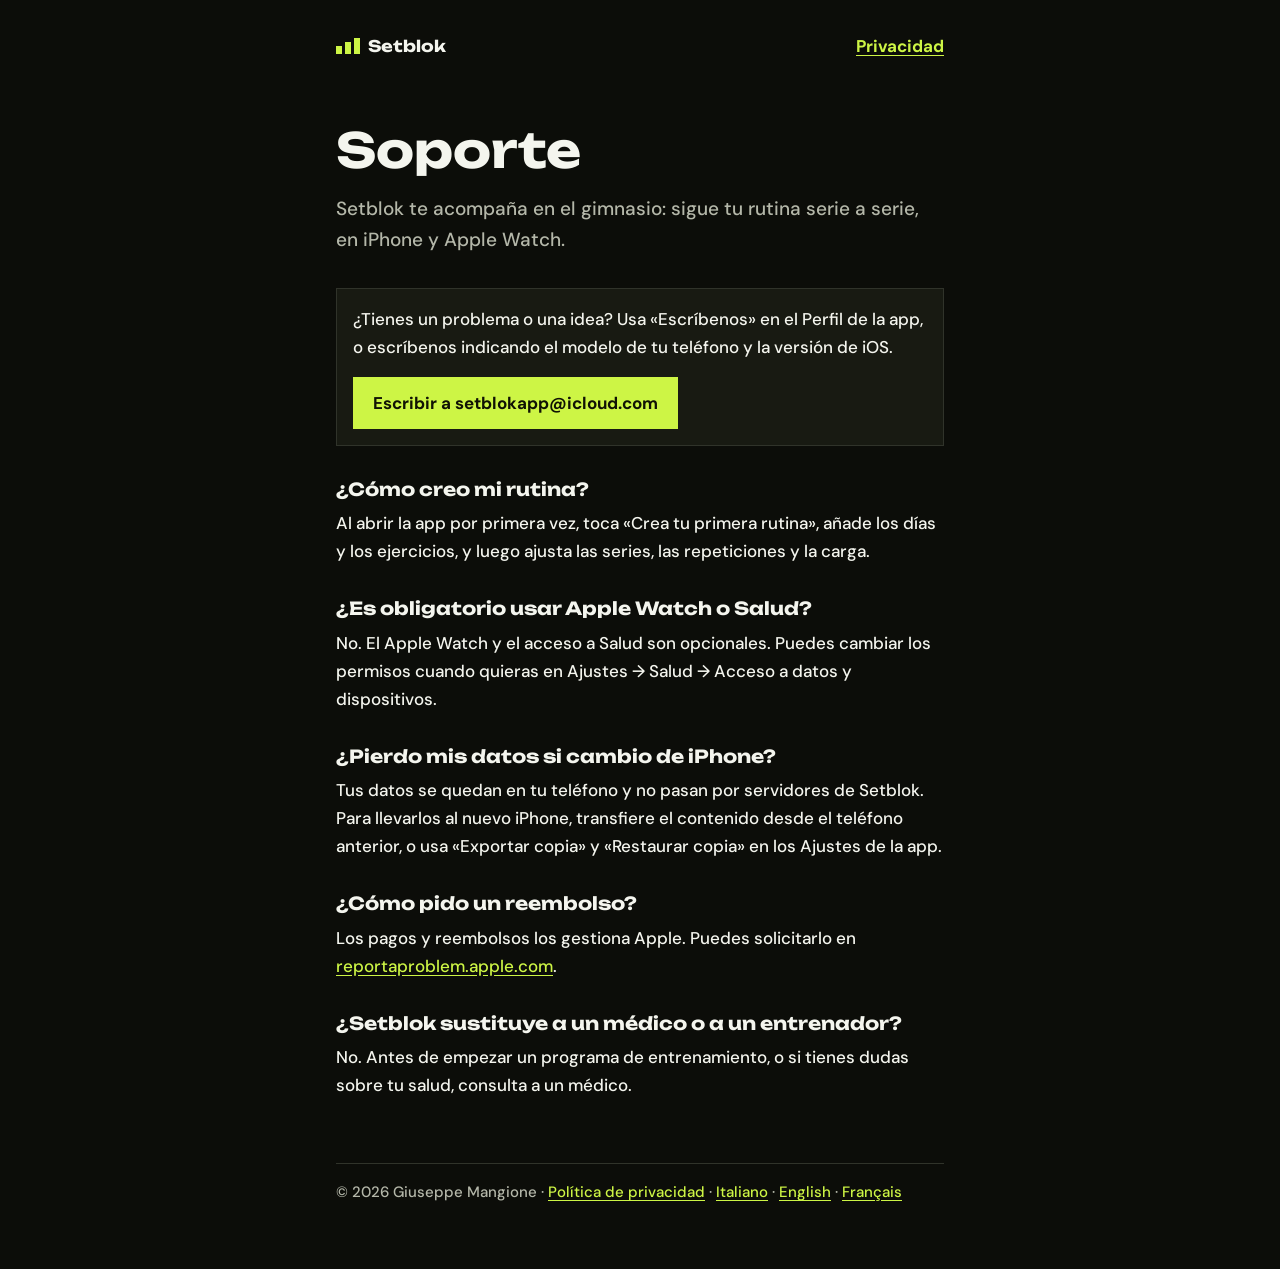
<file: support-es.html>
<!doctype html>
<html lang="es">
<head>
  <meta charset="utf-8">
  <meta name="viewport" content="width=device-width, initial-scale=1">
  <title>Soporte Setblok</title>
  <meta name="description" content="Ayuda para Setblok, la app para seguir tu rutina en el gimnasio con iPhone y Apple Watch.">
  <link rel="stylesheet" href="style.css">
</head>
<body>
  <div class="page">
    <nav>
      <a class="brand" href="support-es.html">Setblok</a>
      <a href="privacy-es.html">Privacidad</a>
    </nav>
    <main>
      <h1>Soporte</h1>
      <p class="lead">Setblok te acompaña en el gimnasio: sigue tu rutina serie a serie, en iPhone y Apple Watch.</p>

      <div class="contact">
        <p>¿Tienes un problema o una idea? Usa «Escríbenos» en el Perfil de la app, o escríbenos indicando el modelo de tu teléfono y la versión de iOS.</p>
        <p><a class="button" href="mailto:setblokapp@icloud.com">Escribir a setblokapp@icloud.com</a></p>
      </div>

      <h2>¿Cómo creo mi rutina?</h2>
      <p>Al abrir la app por primera vez, toca «Crea tu primera rutina», añade los días y los ejercicios, y luego ajusta las series, las repeticiones y la carga.</p>

      <h2>¿Es obligatorio usar Apple Watch o Salud?</h2>
      <p>No. El Apple Watch y el acceso a Salud son opcionales. Puedes cambiar los permisos cuando quieras en Ajustes → Salud → Acceso a datos y dispositivos.</p>

      <h2>¿Pierdo mis datos si cambio de iPhone?</h2>
      <p>Tus datos se quedan en tu teléfono y no pasan por servidores de Setblok. Para llevarlos al nuevo iPhone, transfiere el contenido desde el teléfono anterior, o usa «Exportar copia» y «Restaurar copia» en los Ajustes de la app.</p>

      <h2>¿Cómo pido un reembolso?</h2>
      <p>Los pagos y reembolsos los gestiona Apple. Puedes solicitarlo en <a href="https://reportaproblem.apple.com">reportaproblem.apple.com</a>.</p>

      <h2>¿Setblok sustituye a un médico o a un entrenador?</h2>
      <p>No. Antes de empezar un programa de entrenamiento, o si tienes dudas sobre tu salud, consulta a un médico.</p>
    </main>
    <footer>© 2026 Giuseppe Mangione · <a href="privacy-es.html">Política de privacidad</a> · <a href="index.html" lang="it">Italiano</a> · <a href="support-en.html" lang="en">English</a> · <a href="support-fr.html" lang="fr">Français</a></footer>
  </div>
</body>
</html>
</file>
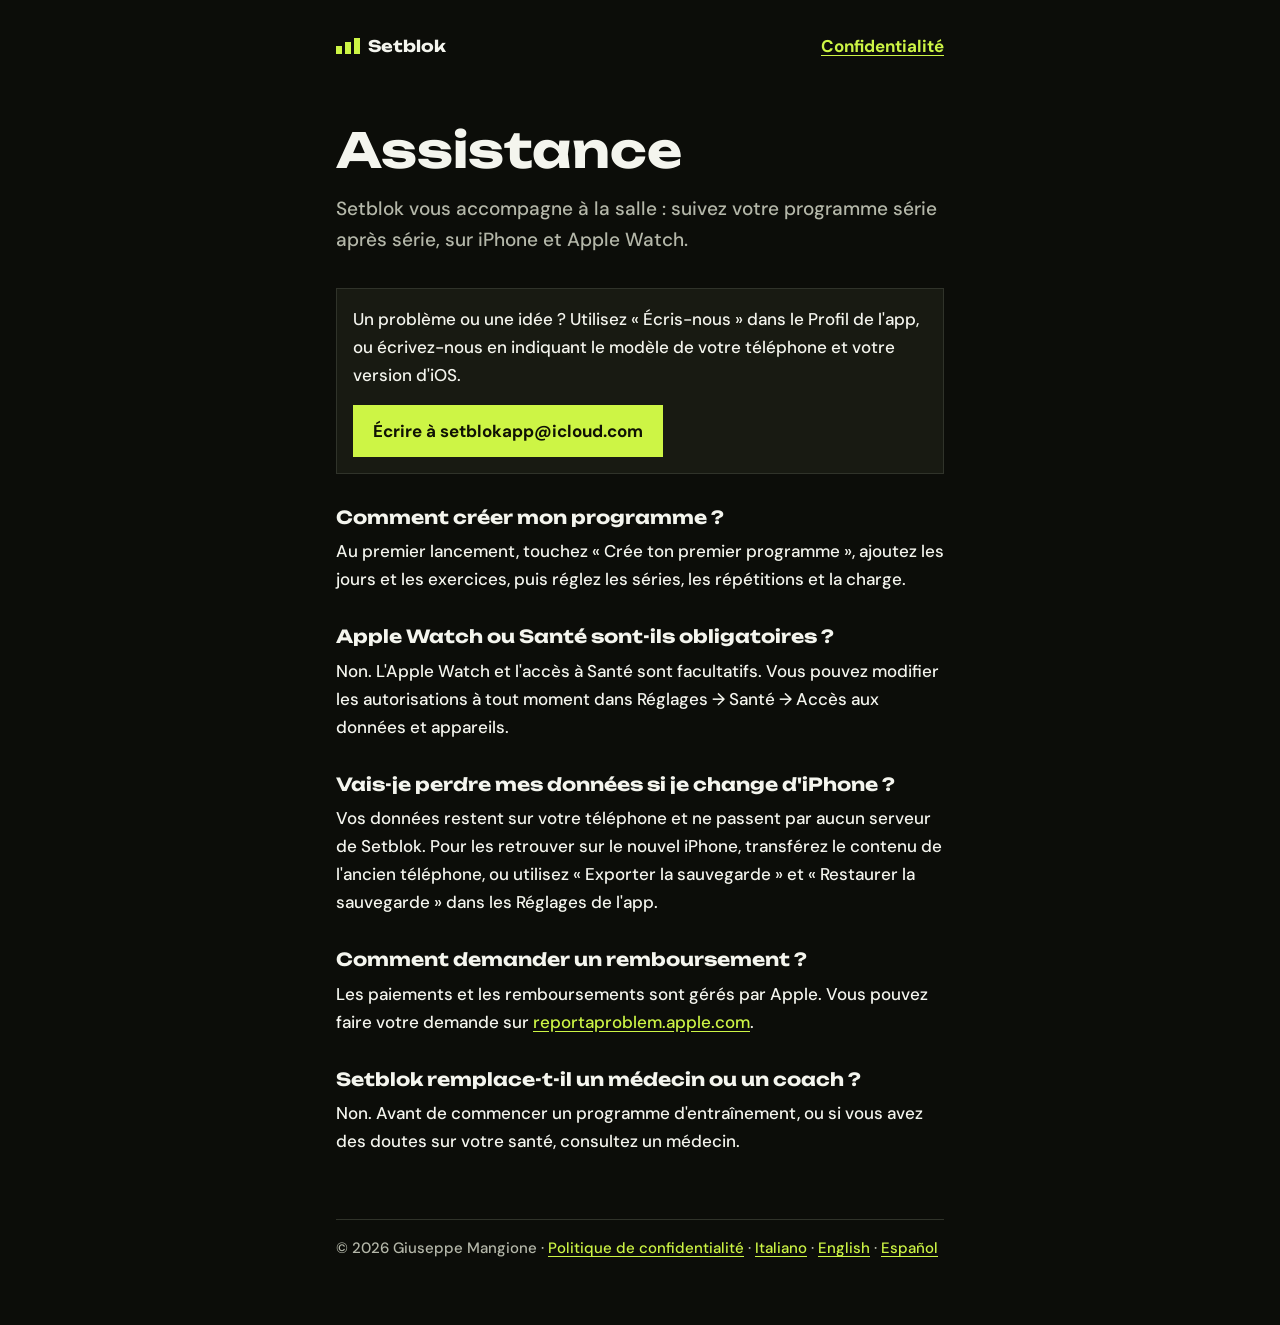
<file: support-fr.html>
<!doctype html>
<html lang="fr">
<head>
  <meta charset="utf-8">
  <meta name="viewport" content="width=device-width, initial-scale=1">
  <title>Assistance Setblok</title>
  <meta name="description" content="Aide pour Setblok, l'app pour suivre votre programme à la salle avec iPhone et Apple Watch.">
  <link rel="stylesheet" href="style.css">
</head>
<body>
  <div class="page">
    <nav>
      <a class="brand" href="support-fr.html">Setblok</a>
      <a href="privacy-fr.html">Confidentialité</a>
    </nav>
    <main>
      <h1>Assistance</h1>
      <p class="lead">Setblok vous accompagne à la salle&nbsp;: suivez votre programme série après série, sur iPhone et Apple Watch.</p>

      <div class="contact">
        <p>Un problème ou une idée&nbsp;? Utilisez «&nbsp;Écris-nous&nbsp;» dans le Profil de l'app, ou écrivez-nous en indiquant le modèle de votre téléphone et votre version d'iOS.</p>
        <p><a class="button" href="mailto:setblokapp@icloud.com">Écrire à setblokapp@icloud.com</a></p>
      </div>

      <h2>Comment créer mon programme&nbsp;?</h2>
      <p>Au premier lancement, touchez «&nbsp;Crée ton premier programme&nbsp;», ajoutez les jours et les exercices, puis réglez les séries, les répétitions et la charge.</p>

      <h2>Apple Watch ou Santé sont-ils obligatoires&nbsp;?</h2>
      <p>Non. L'Apple Watch et l'accès à Santé sont facultatifs. Vous pouvez modifier les autorisations à tout moment dans Réglages → Santé → Accès aux données et appareils.</p>

      <h2>Vais-je perdre mes données si je change d'iPhone&nbsp;?</h2>
      <p>Vos données restent sur votre téléphone et ne passent par aucun serveur de Setblok. Pour les retrouver sur le nouvel iPhone, transférez le contenu de l'ancien téléphone, ou utilisez «&nbsp;Exporter la sauvegarde&nbsp;» et «&nbsp;Restaurer la sauvegarde&nbsp;» dans les Réglages de l'app.</p>

      <h2>Comment demander un remboursement&nbsp;?</h2>
      <p>Les paiements et les remboursements sont gérés par Apple. Vous pouvez faire votre demande sur <a href="https://reportaproblem.apple.com">reportaproblem.apple.com</a>.</p>

      <h2>Setblok remplace-t-il un médecin ou un coach&nbsp;?</h2>
      <p>Non. Avant de commencer un programme d'entraînement, ou si vous avez des doutes sur votre santé, consultez un médecin.</p>
    </main>
    <footer>© 2026 Giuseppe Mangione · <a href="privacy-fr.html">Politique de confidentialité</a> · <a href="index.html" lang="it">Italiano</a> · <a href="support-en.html" lang="en">English</a> · <a href="support-es.html" lang="es">Español</a></footer>
  </div>
</body>
</html>
</file>
<file: style.css>
@font-face { font-family: "Unbounded"; src: url("Unbounded-Bold.ttf"); font-weight: 700; font-display: swap; }
@font-face { font-family: "DM Sans"; src: url("DMSans-Medium.ttf"); font-weight: 500; font-display: swap; }
@font-face { font-family: "DM Sans"; src: url("DMSans-Bold.ttf"); font-weight: 700; font-display: swap; }

:root {
  --background: #0c0d09;
  --surface: #181a12;
  --border: #30332a;
  --text: #f4f5ee;
  --text-muted: #b4b7a9;
  --primary: #cdf545;
  --on-primary: #101204;
  --space-s: 8px;
  --space-m: 16px;
  --space-l: 32px;
  --space-xl: 64px;
  --measure: 40rem;
}

* { box-sizing: border-box; }

html { color-scheme: dark; -webkit-text-size-adjust: 100%; }

body {
  margin: 0;
  background: var(--background);
  color: var(--text);
  font: 500 1.0625rem/1.65 "DM Sans", system-ui, sans-serif;
}

.page {
  max-width: var(--measure);
  margin: 0 auto;
  padding: var(--space-l) var(--space-m) var(--space-xl);
}

.brand {
  display: inline-flex;
  align-items: center;
  gap: var(--space-s);
  color: var(--text);
  font: 700 1rem/1 "Unbounded", sans-serif;
  text-decoration: none;
}

/* I mattoncini della serie: lo stesso segno dell'app. */
.brand::before {
  content: "";
  width: 24px;
  height: 16px;
  background:
    linear-gradient(var(--primary) 0 0) 0 100% / 6px 8px no-repeat,
    linear-gradient(var(--primary) 0 0) 9px 100% / 6px 12px no-repeat,
    linear-gradient(var(--primary) 0 0) 18px 100% / 6px 16px no-repeat;
}

nav { display: flex; flex-wrap: wrap; justify-content: space-between; gap: var(--space-m); align-items: center; }
nav a:not(.brand) { font-weight: 700; }

h1 {
  margin: var(--space-xl) 0 var(--space-m);
  font: 700 clamp(2rem, 8vw, 3rem)/1.1 "Unbounded", sans-serif;
  overflow-wrap: anywhere;
}

h2 {
  margin: var(--space-l) 0 var(--space-s);
  font: 700 1.125rem/1.3 "Unbounded", sans-serif;
}

p, ul { margin: 0 0 var(--space-m); }
ul { padding-left: 1.25rem; }
li { margin-bottom: var(--space-s); }

.lead { color: var(--text-muted); font-size: 1.1875rem; }

a { color: var(--primary); text-underline-offset: 3px; }
a:focus-visible { outline: 2px solid var(--primary); outline-offset: 3px; }

.contact {
  margin: var(--space-l) 0;
  padding: var(--space-m);
  background: var(--surface);
  border: 1px solid var(--border);
}

.contact p:last-child { margin-bottom: 0; }

.button {
  display: inline-block;
  padding: 12px 20px;
  background: var(--primary);
  color: var(--on-primary);
  font-weight: 700;
  text-decoration: none;
  overflow-wrap: anywhere;
}

footer {
  margin-top: var(--space-xl);
  padding-top: var(--space-m);
  border-top: 1px solid var(--border);
  color: var(--text-muted);
  font-size: 0.9375rem;
}
</file>
